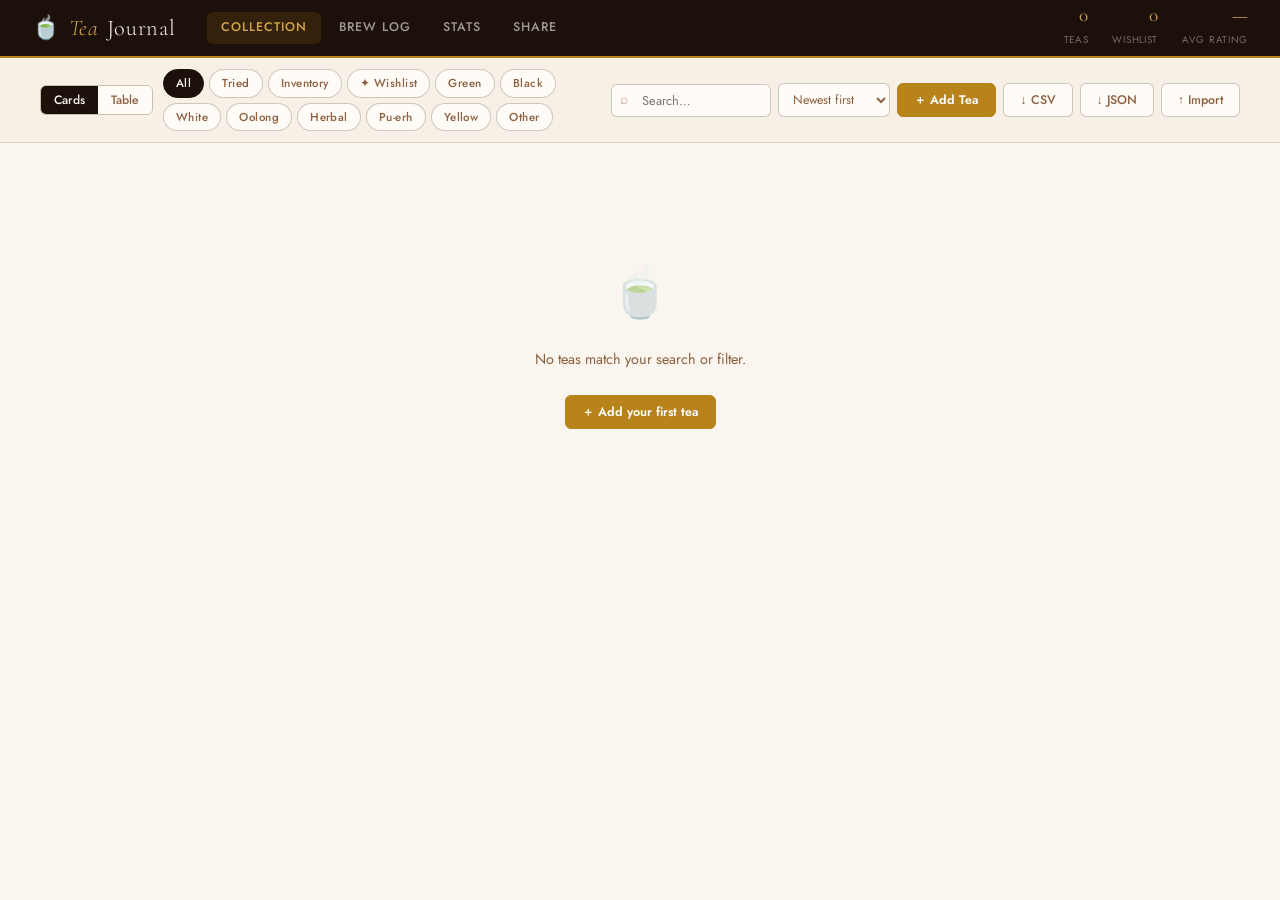
<file: index.html>
<!DOCTYPE html>
<html lang="en">
<head>
  <meta charset="UTF-8">
  <meta name="viewport" content="width=device-width, initial-scale=1.0">
  <title>Tea Journal — Collection</title>
  <link rel="stylesheet" href="css/styles.css">
  <style>
    .view-toggle { display: flex; border: 1px solid var(--border-d); border-radius: var(--r-sm); overflow: hidden; }
    .view-btn { padding: 5px 13px; font-size: 0.76rem; font-family: var(--font-body); font-weight: 500; background: var(--surface); border: none; cursor: pointer; color: var(--ink-soft); transition: all 0.15s; }
    .view-btn.active { background: var(--ink); color: var(--cream); }

    /* Add panel */
    .add-panel {
      background: var(--surface);
      border: 1px solid var(--border);
      border-radius: var(--r-lg);
      padding: 1.75rem;
      margin-bottom: 1.75rem;
      box-shadow: var(--shadow);
      display: none;
    }
    .add-panel.open { display: block; animation: panel-in 0.2s ease; }
    @keyframes panel-in { from { opacity: 0; transform: translateY(-8px); } to { opacity: 1; transform: none; } }
    .panel-header { display: flex; align-items: center; justify-content: space-between; margin-bottom: 1.5rem; }
    .panel-header h2 { font-family: var(--font-display); font-size: 1.6rem; font-weight: 400; }
    .panel-hint { font-size: 0.75rem; color: var(--ink-faint); font-style: italic; }
    .panel-footer { display: flex; align-items: center; justify-content: space-between; margin-top: 1.25rem; flex-wrap: wrap; gap: 10px; }
    .panel-footer-right { display: flex; gap: 8px; }

    /* Brew log inside modal */
    .brew-form-section { background: var(--cream-d); border-radius: var(--r-md); padding: 1.1rem; margin-top: 1rem; }
    .brew-form-section h4 { font-size: 0.75rem; font-weight: 600; text-transform: uppercase; letter-spacing: 0.08em; color: var(--ink-soft); margin-bottom: 10px; }
  </style>
</head>
<body>

<!-- MAIN CONTENT (nav injected by JS) -->
<div class="page">

  <!-- Toolbar -->
  <div class="toolbar">
    <div class="view-toggle">
      <button class="view-btn active" id="btn-cards" onclick="setView('cards')">Cards</button>
      <button class="view-btn" id="btn-table" onclick="setView('table')">Table</button>
    </div>
    <div class="filter-chips" id="filter-chips">
      <span class="chip active" data-filter="all">All</span>
      <span class="chip sage" data-filter="tried">Tried</span>
      <span class="chip" data-filter="inventory">Inventory</span>
      <span class="chip wish" data-filter="wishlist">✦ Wishlist</span>
      <span class="chip" data-filter="Green">Green</span>
      <span class="chip" data-filter="Black">Black</span>
      <span class="chip" data-filter="White">White</span>
      <span class="chip" data-filter="Oolong">Oolong</span>
      <span class="chip" data-filter="Herbal">Herbal</span>
      <span class="chip" data-filter="Pu-erh">Pu-erh</span>
      <span class="chip" data-filter="Yellow">Yellow</span>
      <span class="chip" data-filter="Other">Other</span>
    </div>
    <div class="toolbar-right">
      <div class="search-box">
        <span class="icon">⌕</span>
        <input type="text" id="search-input" placeholder="Search…" oninput="render()">
      </div>
      <select class="sort-select" id="sort-select" onchange="render()">
        <option value="added-desc">Newest first</option>
        <option value="added-asc">Oldest first</option>
        <option value="name-asc">Name A–Z</option>
        <option value="rating-desc">Highest rated</option>
        <option value="qty-asc">Low stock</option>
      </select>
      <button class="btn btn-gold" onclick="toggleAddPanel()">＋ Add Tea</button>
      <button class="btn" onclick="UI.exportCSV()">↓ CSV</button>
      <button class="btn" onclick="UI.exportJSON()">↓ JSON</button>
      <button class="btn" onclick="openImport()">↑ Import</button>
    </div>
  </div>

  <div class="page-body">

    <!-- Add / Edit Panel -->
    <div class="add-panel" id="add-panel">
      <div class="panel-header">
        <h2 id="panel-title">Add a Tea</h2>
        <span class="panel-hint">✦ Enter name &amp; type, then let AI fill in brew details</span>
      </div>

      <div class="form-section">
        <h4>Basic Info</h4>
        <div class="form-grid form-grid-auto">
          <div class="field">
            <label>Tea Name *</label>
            <input id="f-name" placeholder="e.g. Silver Needle">
          </div>
          <div class="field">
            <label>Type</label>
            <select id="f-type">
              <option>Green</option><option>Black</option><option>White</option>
              <option>Oolong</option><option>Pu-erh</option><option>Herbal</option>
              <option>Yellow</option><option>Other</option>
            </select>
          </div>
          <div class="field">
            <label>Origin / Region</label>
            <input id="f-origin" placeholder="Fujian, China">
          </div>
          <div class="field">
            <label>Status</label>
            <select id="f-status">
              <option value="inventory">In inventory (not tried yet)</option>
              <option value="tried">Tried it</option>
              <option value="wishlist">Wishlist — want to try</option>
            </select>
          </div>
        </div>
      </div>

      <div class="form-section">
        <h4>Inventory</h4>
        <div class="form-grid form-grid-auto">
          <div class="field">
            <label>Quantity</label>
            <input id="f-qty" type="number" placeholder="50">
          </div>
          <div class="field">
            <label>Unit</label>
            <select id="f-unit">
              <option>g</option><option>oz</option><option>bags</option><option>sachets</option><option>cakes</option>
            </select>
          </div>
          <div class="field">
            <label>Where Bought</label>
            <input id="f-where" placeholder="Harney &amp; Sons">
          </div>
          <div class="field">
            <label>Product URL</label>
            <input id="f-url" type="url" placeholder="https://…">
          </div>
          <div class="field">
            <label>Price Paid ($)</label>
            <input id="f-price" type="number" step="0.01" placeholder="12.00">
          </div>
        </div>
      </div>

      <div class="form-section">
        <h4>Brew</h4>
        <div class="form-grid form-grid-auto">
          <div class="field">
            <label>Brew Temp (°F)</label>
            <input id="f-temp" type="number" placeholder="175">
          </div>
          <div class="field">
            <label>Steep Time</label>
            <input id="f-steep" placeholder="3 min">
          </div>
        </div>
      </div>

      <div class="form-section">
        <h4>Tasting</h4>
        <div class="form-grid form-grid-2">
          <div class="field">
            <label>Tasting Notes</label>
            <textarea id="f-notes" placeholder="Floral, honey, smooth finish…"></textarea>
          </div>
          <div>
            <div class="field" style="margin-bottom: 12px;">
              <label>Rating</label>
              <div id="f-stars-wrap"></div>
              <p style="font-size:0.68rem;color:var(--ink-faint);margin-top:4px;">Leave blank for inventory or wishlist</p>
            </div>
            <div class="field">
              <label>Photo</label>
              <div id="f-photo-wrap"></div>
            </div>
          </div>
        </div>
      </div>

      <div class="form-section">
        <h4>Tags</h4>
        <div id="f-tags-wrap"></div>
        <p style="font-size:0.68rem;color:var(--ink-faint);margin-top:5px;">e.g. morning, caffeine-free, gift — press Enter to add</p>
      </div>

      <div class="panel-footer">
        <div class="panel-footer-right">
          <button class="btn" onclick="cancelForm()">Cancel</button>
          <button class="btn btn-gold" id="form-submit" onclick="submitForm()">Add to Journal</button>
        </div>
      </div>
    </div>

    <!-- CARD VIEW -->
    <div id="view-cards">
      <div class="card-grid" id="card-grid"></div>
    </div>

    <!-- TABLE VIEW -->
    <div id="view-table" style="display:none;">
      <div class="table-wrap">
        <table>
          <thead>
            <tr>
              <th onclick="sortBy('name')">Name</th>
              <th>Type</th>
              <th>Origin</th>
              <th>Status</th>
              <th onclick="sortBy('qty')">Qty</th>
              <th onclick="sortBy('rating')">Rating</th>
              <th>Temp</th>
              <th>Steep</th>
              <th>Notes</th>
              <th>Tags</th>
              <th>Source</th>
              <th onclick="sortBy('price')">Price</th>
              <th onclick="sortBy('added')">Added</th>
              <th></th>
            </tr>
          </thead>
          <tbody id="tbl-body"></tbody>
        </table>
      </div>
    </div>

  </div>
</div>

<!-- BREW LOG MODAL -->
<div class="overlay" id="brew-overlay">
  <div class="modal wide">
    <button class="modal-close" onclick="UI.closeModal('brew-overlay')">✕</button>
    <h3 id="brew-modal-title">Brew Log</h3>
    <div class="brew-entries" id="brew-entries-list"></div>
    <div class="brew-form-section">
      <h4>Log a session</h4>
      <div class="form-grid form-grid-3" style="margin-bottom:10px;">
        <div class="field"><label>Date</label><input type="date" id="bl-date"></div>
        <div class="field"><label>Temp (°F)</label><input type="number" id="bl-temp"></div>
        <div class="field"><label>Steep Time</label><input id="bl-steep"></div>
      </div>
      <div class="field" style="margin-bottom:10px;">
        <label>Session Notes</label>
        <textarea id="bl-notes" style="min-height:54px;" placeholder="How was it this time?"></textarea>
      </div>
      <div class="field" style="margin-bottom:12px;">
        <label>Session Rating</label>
        <div id="bl-stars-wrap"></div>
      </div>
      <button class="btn btn-sage" onclick="submitBrewEntry()">Log Session</button>
    </div>
    <div class="modal-actions">
      <button class="btn" onclick="UI.closeModal('brew-overlay')">Close</button>
    </div>
  </div>
</div>

<!-- EDIT MODAL -->
<div class="overlay" id="edit-overlay">
  <div class="modal wide">
    <button class="modal-close" onclick="UI.closeModal('edit-overlay')">✕</button>
    <h3>Edit Tea</h3>
    <div class="form-grid form-grid-2" style="margin-bottom:12px;">
      <div class="field"><label>Name</label><input id="e-name"></div>
      <div class="field"><label>Type</label>
        <select id="e-type"><option>Green</option><option>Black</option><option>White</option><option>Oolong</option><option>Pu-erh</option><option>Herbal</option><option>Yellow</option><option>Other</option></select>
      </div>
      <div class="field"><label>Origin</label><input id="e-origin"></div>
      <div class="field"><label>Status</label>
        <select id="e-status"><option value="inventory">Inventory</option><option value="tried">Tried</option><option value="wishlist">Wishlist</option></select>
      </div>
      <div class="field"><label>Qty</label><input type="number" id="e-qty"></div>
      <div class="field"><label>Unit</label><select id="e-unit"><option>g</option><option>oz</option><option>bags</option><option>sachets</option><option>cakes</option></select></div>
      <div class="field"><label>Brew Temp (°F)</label><input type="number" id="e-temp"></div>
      <div class="field"><label>Steep Time</label><input id="e-steep"></div>
      <div class="field"><label>Where Bought</label><input id="e-where"></div>
      <div class="field"><label>Product URL</label><input type="url" id="e-url"></div>
      <div class="field"><label>Price ($)</label><input type="number" step="0.01" id="e-price"></div>
      <div class="field"><label>Rating</label><div id="e-stars-wrap"></div></div>
    </div>
    <div class="field" style="margin-bottom:12px;"><label>Tasting Notes</label><textarea id="e-notes"></textarea></div>
    <div class="field" style="margin-bottom:16px;"><label>Tags</label><div id="e-tags-wrap"></div></div>
    <div class="modal-actions">
      <button class="btn" onclick="UI.closeModal('edit-overlay')">Cancel</button>
      <button class="btn btn-gold" onclick="saveEdit()">Save Changes</button>
    </div>
  </div>
</div>

<!-- IMPORT MODAL -->
<div class="overlay" id="import-overlay">
  <div class="modal narrow">
    <button class="modal-close" onclick="UI.closeModal('import-overlay')">✕</button>
    <h3>Import Backup</h3>
    <p style="font-size:0.85rem;color:var(--ink-soft);margin-bottom:1rem;">Select a JSON backup file. Teas will be merged — existing entries won't be duplicated.</p>
    <input type="file" id="import-file" accept=".json" style="display:none" onchange="handleImport(this)">
    <div class="modal-actions">
      <button class="btn btn-gold" onclick="document.getElementById('import-file').click()">Choose File</button>
      <button class="btn" onclick="UI.closeModal('import-overlay')">Cancel</button>
    </div>
  </div>
</div>

<script src="js/store.js"></script>
<script src="js/ui.js"></script>
<script src="js/layout.js"></script>
<script>
Layout.init();

// ── STATE ────────────────────────────────────────────────────────────────────
let currentView   = 'cards';
let currentFilter = 'all';
let editingId     = null;
let brewTeaId     = null;
let formStars, brewStars, editStars, formTags, editTags, formPhoto;

// ── INIT COMPONENTS ──────────────────────────────────────────────────────────
window.addEventListener('DOMContentLoaded', () => {
  formStars = UI.starsInput('f-stars-wrap');
  brewStars = UI.starsInput('bl-stars-wrap');
  editStars = UI.starsInput('e-stars-wrap');
  formTags  = UI.tagInput('f-tags-wrap');
  formPhoto = UI.photoUpload('f-photo-wrap');
  render();

  // Filter chips
  document.getElementById('filter-chips').addEventListener('click', e => {
    const chip = e.target.closest('.chip');
    if (!chip) return;
    currentFilter = chip.dataset.filter;
    document.querySelectorAll('.chip').forEach(c => c.classList.remove('active'));
    chip.classList.add('active');
    render();
  });
});

// ── VIEW ─────────────────────────────────────────────────────────────────────
function setView(v) {
  currentView = v;
  document.getElementById('view-cards').style.display = v === 'cards' ? '' : 'none';
  document.getElementById('view-table').style.display = v === 'table' ? '' : 'none';
  document.getElementById('btn-cards').classList.toggle('active', v === 'cards');
  document.getElementById('btn-table').classList.toggle('active', v === 'table');
  render();
}

function sortBy(key) {
  const sel = document.getElementById('sort-select');
  const cur = sel.value;
  const isAsc = cur === key + '-asc';
  sel.value = isAsc ? key + '-desc' : key + '-asc';
  render();
}

// ── DATA FILTERING ────────────────────────────────────────────────────────────
function getVisible() {
  const q    = document.getElementById('search-input').value.trim().toLowerCase();
  const sort = document.getElementById('sort-select').value;
  const STATUSES = ['tried', 'inventory', 'wishlist'];
  const TYPES    = ['Green','Black','White','Oolong','Pu-erh','Herbal','Yellow','Other'];

  let list = Store.getAll();

  if (STATUSES.includes(currentFilter)) list = list.filter(t => t.status === currentFilter);
  else if (TYPES.includes(currentFilter)) list = list.filter(t => t.type === currentFilter);

  if (q) list = list.filter(t =>
    [t.name, t.origin, t.type, t.notes, t.where, ...(t.tags || [])].join(' ').toLowerCase().includes(q)
  );

  list.sort((a, b) => {
    if (sort === 'name-asc')    return a.name.localeCompare(b.name);
    if (sort === 'rating-desc') return (b.rating || 0) - (a.rating || 0);
    if (sort === 'qty-asc')     return (a.qty === '' ? 9999 : +a.qty) - (b.qty === '' ? 9999 : +b.qty);
    if (sort === 'added-asc')   return (a.added || '').localeCompare(b.added || '');
    return (b.added || '').localeCompare(a.added || ''); // newest first
  });

  return list;
}

// ── RENDER ────────────────────────────────────────────────────────────────────
function render() {
  const list = getVisible();
  currentView === 'cards' ? renderCards(list) : renderTable(list);
}

function sourceLink(t) {
  if (t.url) return `<a class="card-link" href="${Utils.esc(t.url)}" target="_blank" rel="noopener">↗ ${Utils.esc(t.where || 'Product page')}</a>`;
  if (t.where) return `<a class="card-link search-link" href="${Utils.searchLink(t)}" target="_blank" rel="noopener">🔍 Search "${Utils.esc(t.where)}"</a>`;
  return '';
}

function renderCards(list) {
  const grid = document.getElementById('card-grid');
  if (!list.length) {
    grid.innerHTML = `<div class="empty-state" style="grid-column:1/-1;"><div class="empty-icon">🍵</div><p>No teas match your search or filter.</p><button class="btn btn-gold" onclick="toggleAddPanel()">＋ Add your first tea</button></div>`;
    return;
  }
  grid.innerHTML = list.map(t => {
    const reorder = t.status === 'tried' && t.qty !== '' && Number(t.qty) < 30;
    const brewCount = (t.brews || []).length;
    const tagsHtml = (t.tags || []).length
      ? `<div class="card-tags tags-list">${t.tags.map(tag => `<span class="tag">${Utils.esc(tag)}</span>`).join('')}</div>`
      : '';
    return `
    <div class="tea-card ${t.status === 'wishlist' ? 'card-wishlist' : ''}">
      ${t.photo ? `<img class="card-photo" src="${t.photo}" alt="${Utils.esc(t.name)}">` : ''}
      <div class="card-body">
        <div class="card-top">
          <div class="card-badges">
            <span class="badge ${Utils.badgeClass(t.type)}">${t.type}</span>
            <span class="status-badge ${Utils.statusClass(t.status)}">${Utils.statusLabel(t.status)}</span>
          </div>
          <div class="card-menu">
            <button class="card-menu-btn" onclick="openEdit(${t.id})" title="Edit">✎</button>
            <button class="card-menu-btn" onclick="openBrew(${t.id})" title="Brew log">☕</button>
            <button class="card-menu-btn danger" onclick="deleteTea(${t.id})" title="Delete">✕</button>
          </div>
        </div>
        <div class="card-name">${Utils.esc(t.name)}</div>
        <div class="card-origin">${Utils.esc(t.origin)}${t.temp ? ' · ' + t.temp + '°F' : ''}${t.steep ? ' · ' + t.steep : ''}</div>
        ${t.rating ? `<div class="card-stars">${Utils.starsHtml(t.rating)}</div>` : ''}
        ${t.notes ? `<div class="card-notes">${Utils.esc(t.notes)}</div>` : ''}
        <div class="card-footer">
          ${tagsHtml}
          ${t.qty !== '' ? `<div class="card-meta">📦 ${t.qty} ${t.unit}${t.price ? ' · $' + Number(t.price).toFixed(2) : ''}</div>` : ''}
          ${sourceLink(t)}
          ${reorder ? `<div class="reorder-warning">⚑ Low stock — consider reordering</div>` : ''}
          ${brewCount ? `<div class="brew-session-count">☕ ${brewCount} brew session${brewCount > 1 ? 's' : ''}</div>` : ''}
          <button class="brew-log-trigger" onclick="openBrew(${t.id})">+ Log brew</button>
        </div>
      </div>
    </div>`;
  }).join('');
}

function renderTable(list) {
  const tbody = document.getElementById('tbl-body');
  if (!list.length) {
    tbody.innerHTML = `<tr><td colspan="14" style="text-align:center;padding:3rem;color:var(--ink-soft);font-style:italic;">No teas match your filter.</td></tr>`;
    return;
  }
  tbody.innerHTML = list.map(t => {
    const src = t.url
      ? `<a href="${Utils.esc(t.url)}" target="_blank" style="color:var(--gold);font-size:0.76rem;">↗ ${Utils.esc(t.where || 'Link')}</a>`
      : t.where
        ? `<a href="${Utils.searchLink(t)}" target="_blank" style="color:var(--ink-faint);font-size:0.76rem;">🔍 ${Utils.esc(t.where)}</a>`
        : '—';
    const tagsHtml = (t.tags || []).map(tag => `<span class="tag">${Utils.esc(tag)}</span>`).join('');
    return `
    <tr class="row-${t.status}">
      <td><strong>${Utils.esc(t.name)}</strong></td>
      <td><span class="badge ${Utils.badgeClass(t.type)}">${t.type}</span></td>
      <td>${Utils.esc(t.origin)}</td>
      <td><span class="status-badge ${Utils.statusClass(t.status)}">${Utils.statusLabel(t.status)}</span></td>
      <td>${t.qty !== '' ? t.qty + ' ' + t.unit : '—'}</td>
      <td>${t.rating ? Utils.starsHtml(t.rating) : '—'}</td>
      <td>${t.temp ? t.temp + '°F' : '—'}</td>
      <td>${t.steep || '—'}</td>
      <td class="td-notes">${Utils.esc(t.notes) || '—'}</td>
      <td><div class="tags-list">${tagsHtml || '—'}</div></td>
      <td>${src}</td>
      <td>${t.price !== '' ? '$' + Number(t.price).toFixed(2) : '—'}</td>
      <td>${Utils.formatDate(t.added)}</td>
      <td style="white-space:nowrap;">
        <button class="tbl-btn" onclick="openEdit(${t.id})" title="Edit">✎</button>
        <button class="tbl-btn" onclick="openBrew(${t.id})" title="Brew log">☕</button>
        <button class="tbl-btn danger" onclick="deleteTea(${t.id})" title="Delete">✕</button>
      </td>
    </tr>`;
  }).join('');
}

// ── ADD / EDIT FORM ───────────────────────────────────────────────────────────
function toggleAddPanel() {
  const panel = document.getElementById('add-panel');
  if (panel.classList.contains('open')) cancelForm();
  else {
    editingId = null;
    document.getElementById('panel-title').textContent = 'Add a Tea';
    document.getElementById('form-submit').textContent = 'Add to Journal';
    panel.classList.add('open');
    panel.scrollIntoView({ behavior: 'smooth', block: 'start' });
  }
}

function cancelForm() {
  document.getElementById('add-panel').classList.remove('open');
  resetForm();
  editingId = null;
}

function resetForm() {
  ['f-name','f-origin','f-qty','f-temp','f-steep','f-notes','f-where','f-url','f-price'].forEach(id => {
    const el = document.getElementById(id); if (el) el.value = '';
  });
  document.getElementById('f-type').value = 'Green';
  document.getElementById('f-status').value = 'inventory';
  document.getElementById('f-unit').value = 'g';
  formStars?.setValue(0);
  formTags?.setTags([]);
  formPhoto?.setData('');
}

function submitForm() {
  const name = document.getElementById('f-name').value.trim();
  if (!name) { document.getElementById('f-name').focus(); UI.toast('Tea name is required', 'error'); return; }

  const tea = {
    name,
    type:   document.getElementById('f-type').value,
    origin: document.getElementById('f-origin').value.trim() || '—',
    status: document.getElementById('f-status').value,
    qty:    parseFloat(document.getElementById('f-qty').value) || '',
    unit:   document.getElementById('f-unit').value,
    temp:   document.getElementById('f-temp').value.trim(),
    steep:  document.getElementById('f-steep').value.trim(),
    notes:  document.getElementById('f-notes').value.trim(),
    where:  document.getElementById('f-where').value.trim(),
    url:    document.getElementById('f-url').value.trim(),
    price:  parseFloat(document.getElementById('f-price').value) || '',
    rating: formStars?.getValue() || 0,
    tags:   formTags?.getTags() || [],
    photo:  formPhoto?.getData() || '',
  };

  if (editingId) {
    Store.update(editingId, tea);
    UI.toast(`"${name}" updated ✓`, 'success');
  } else {
    Store.add(tea);
    UI.toast(`"${name}" added to journal ✓`, 'success');
  }

  cancelForm();
  render();
}


// ── EDIT MODAL ────────────────────────────────────────────────────────────────
function openEdit(id) {
  const t = Store.getById(id);
  if (!t) return;
  editingId = id;

  const sv = (eid, val) => { const el = document.getElementById(eid); if (el) el.value = val || ''; };
  sv('e-name', t.name);
  sv('e-origin', t.origin === '—' ? '' : t.origin);
  document.getElementById('e-type').value   = t.type;
  document.getElementById('e-status').value = t.status;
  sv('e-qty', t.qty); 
  document.getElementById('e-unit').value = t.unit || 'g';
  sv('e-temp', t.temp); sv('e-steep', t.steep);
  sv('e-where', t.where); sv('e-url', t.url);
  sv('e-price', t.price); sv('e-notes', t.notes);

  // Reinit components each time
  editStars = UI.starsInput('e-stars-wrap', t.rating || 0);
  editTags  = UI.tagInput('e-tags-wrap', t.tags || []);

  UI.openModal('edit-overlay');
}

function saveEdit() {
  const t = Store.getById(editingId);
  if (!t) return;
  const gv = id => (document.getElementById(id)?.value || '');
  Store.update(editingId, {
    name:   gv('e-name').trim() || t.name,
    type:   gv('e-type'),
    origin: gv('e-origin').trim() || '—',
    status: gv('e-status'),
    qty:    parseFloat(gv('e-qty')) || '',
    unit:   gv('e-unit'),
    temp:   gv('e-temp').trim(),
    steep:  gv('e-steep').trim(),
    where:  gv('e-where').trim(),
    url:    gv('e-url').trim(),
    price:  parseFloat(gv('e-price')) || '',
    notes:  gv('e-notes').trim(),
    rating: editStars?.getValue() || 0,
    tags:   editTags?.getTags() || [],
  });
  UI.toast('Changes saved ✓', 'success');
  UI.closeModal('edit-overlay');
  editingId = null;
  render();
}

function deleteTea(id) {
  const t = Store.getById(id);
  if (!t) return;
  if (!confirm(`Remove "${t.name}" from your journal?`)) return;
  Store.remove(id);
  UI.toast(`"${t.name}" removed`);
  render();
}

// ── BREW LOG ──────────────────────────────────────────────────────────────────
function openBrew(id) {
  brewTeaId = id;
  const t = Store.getById(id);
  document.getElementById('brew-modal-title').textContent = `Brew Log — ${t.name}`;
  document.getElementById('bl-date').value  = new Date().toISOString().slice(0, 10);
  document.getElementById('bl-temp').value  = t.temp || '';
  document.getElementById('bl-steep').value = t.steep || '';
  document.getElementById('bl-notes').value = '';
  brewStars = UI.starsInput('bl-stars-wrap', 0);
  renderBrewEntries(t);
  UI.openModal('brew-overlay');
}

function renderBrewEntries(t) {
  const container = document.getElementById('brew-entries-list');
  const brews = (t.brews || []).slice().reverse();
  if (!brews.length) {
    container.innerHTML = '<p style="font-size:0.82rem;color:var(--ink-faint);font-style:italic;">No sessions logged yet.</p>';
    return;
  }
  container.innerHTML = brews.map((b, ri) => {
    const realIdx = t.brews.length - 1 - ri;
    return `
    <div class="brew-entry">
      <div class="brew-entry-header">
        <span class="brew-date">${Utils.formatDate(b.date)}</span>
        <button class="brew-delete" onclick="deleteBrewEntry(${b.id})">✕</button>
      </div>
      <div class="brew-meta">${b.temp ? b.temp + '°F' : ''} ${b.steep ? '· ' + b.steep : ''}</div>
      ${b.rating ? `<div>${Utils.starsHtml(b.rating)}</div>` : ''}
      ${b.notes ? `<div class="brew-notes-text">${Utils.esc(b.notes)}</div>` : ''}
    </div>`;
  }).join('');
}

function submitBrewEntry() {
  const t = Store.getById(brewTeaId);
  if (!t) return;
  Store.addBrew(brewTeaId, {
    date:   document.getElementById('bl-date').value || new Date().toISOString().slice(0, 10),
    temp:   document.getElementById('bl-temp').value,
    steep:  document.getElementById('bl-steep').value,
    notes:  document.getElementById('bl-notes').value.trim(),
    rating: brewStars?.getValue() || 0,
  });
  document.getElementById('bl-notes').value = '';
  brewStars = UI.starsInput('bl-stars-wrap', 0);
  const updated = Store.getById(brewTeaId);
  renderBrewEntries(updated);
  UI.toast('Session logged ✓', 'success');
  render();
}

function deleteBrewEntry(brewId) {
  Store.removeBrew(brewTeaId, brewId);
  const updated = Store.getById(brewTeaId);
  renderBrewEntries(updated);
  render();
}

// ── IMPORT ────────────────────────────────────────────────────────────────────
function openImport() { UI.openModal('import-overlay'); }

function handleImport(input) {
  const file = input.files[0]; if (!file) return;
  const reader = new FileReader();
  reader.onload = e => {
    try {
      const data = JSON.parse(e.target.result);
      if (!Array.isArray(data)) throw new Error();
      if (confirm(`Import ${data.length} teas? Existing entries won't be duplicated.`)) {
        Store.importData(data);
        UI.toast(`${data.length} teas imported ✓`, 'success');
        UI.closeModal('import-overlay');
        render();
      }
    } catch { UI.toast('Invalid backup file', 'error'); }
  };
  reader.readAsText(file);
}
</script>
</body>
</html>
</file>
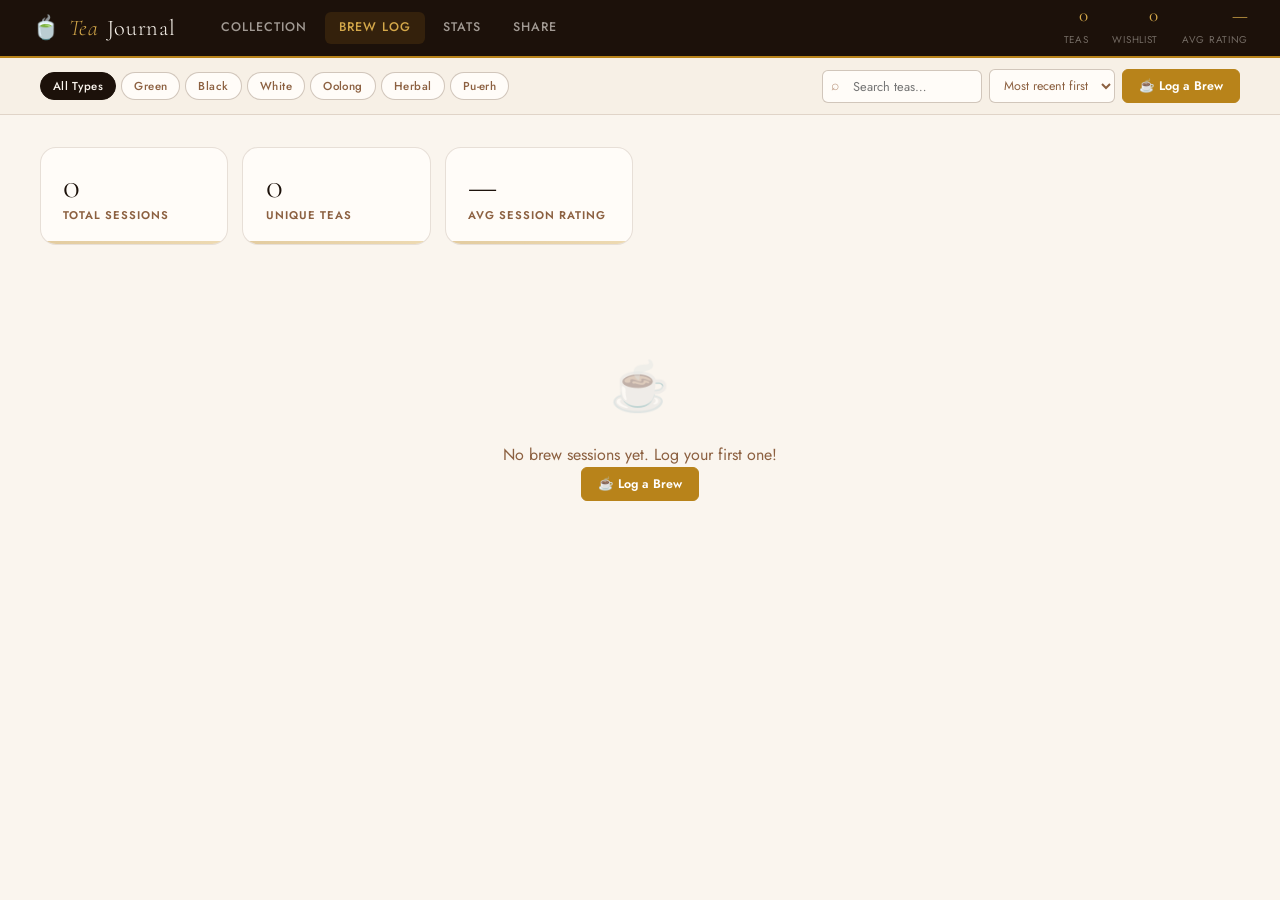
<file: brew-log.html>
<!DOCTYPE html>
<html lang="en">
<head>
  <meta charset="UTF-8">
  <meta name="viewport" content="width=device-width, initial-scale=1.0">
  <title>Tea Journal — Brew Log</title>
  <link rel="stylesheet" href="css/styles.css">
  <style>
    .brew-timeline { display: flex; flex-direction: column; gap: 12px; }
    .brew-group-date {
      font-size: 0.72rem;
      font-weight: 700;
      text-transform: uppercase;
      letter-spacing: 0.1em;
      color: var(--ink-faint);
      padding: 8px 0 4px;
      border-bottom: 1px solid var(--border);
      margin-top: 8px;
    }
    .brew-row {
      display: grid;
      grid-template-columns: 180px 80px 80px 80px 1fr auto;
      align-items: center;
      gap: 1rem;
      background: var(--surface);
      border: 1px solid var(--border);
      border-radius: var(--r-md);
      padding: 0.9rem 1.2rem;
      transition: box-shadow 0.15s;
    }
    .brew-row:hover { box-shadow: var(--shadow); }
    .brew-tea-name {
      font-family: var(--font-display);
      font-size: 0.95rem;
      font-weight: 600;
      color: var(--ink);
    }
    .brew-tea-type { font-size: 0.7rem; color: var(--ink-faint); margin-top: 2px; }
    .brew-cell-label { font-size: 0.62rem; text-transform: uppercase; letter-spacing: 0.07em; color: var(--ink-faint); margin-bottom: 2px; }
    .brew-cell-val { font-size: 0.85rem; color: var(--ink-mid); }
    .brew-session-notes { font-size: 0.8rem; color: var(--ink-soft); font-style: italic; }
    .brew-del-btn { background: none; border: none; cursor: pointer; color: var(--cream-ddd); font-size: 0.82rem; padding: 4px 6px; border-radius: 4px; }
    .brew-del-btn:hover { color: var(--red); background: var(--red-l); }

    .log-empty { text-align: center; padding: 5rem 2rem; color: var(--ink-soft); }
    .log-empty .empty-icon { font-size: 3rem; margin-bottom: 1rem; opacity: 0.4; }

    /* Quick add */
    .quick-add {
      background: var(--surface);
      border: 1px solid var(--border);
      border-radius: var(--r-lg);
      padding: 1.5rem;
      margin-bottom: 1.75rem;
      box-shadow: var(--shadow);
      display: none;
    }
    .quick-add.open { display: block; animation: panel-in 0.2s ease; }
    @keyframes panel-in { from { opacity: 0; transform: translateY(-8px); } to { opacity: 1; transform: none; } }
    .quick-add h3 { font-family: var(--font-display); font-size: 1.3rem; font-weight: 400; margin-bottom: 1.2rem; }
    .tea-picker {
      display: grid;
      grid-template-columns: repeat(auto-fill, minmax(150px, 1fr));
      gap: 8px;
      margin-bottom: 1.2rem;
      max-height: 180px;
      overflow-y: auto;
      border: 1px solid var(--border);
      border-radius: var(--r-md);
      padding: 10px;
    }
    .tea-picker-item {
      padding: 7px 10px;
      border: 1px solid var(--border);
      border-radius: var(--r-sm);
      cursor: pointer;
      font-size: 0.8rem;
      color: var(--ink-mid);
      transition: all 0.15s;
      background: var(--cream);
    }
    .tea-picker-item:hover { border-color: var(--gold); color: var(--ink); }
    .tea-picker-item.selected { background: var(--ink); color: var(--cream); border-color: var(--ink); }
    .tea-picker-item .tp-type { font-size: 0.65rem; color: var(--ink-faint); margin-top: 1px; }
    .tea-picker-item.selected .tp-type { color: rgba(250,245,238,0.55); }
  </style>
</head>
<body>

<div class="page">

  <div class="toolbar">
    <div class="filter-chips" id="filter-chips">
      <span class="chip active" data-filter="all">All Types</span>
      <span class="chip" data-filter="Green">Green</span>
      <span class="chip" data-filter="Black">Black</span>
      <span class="chip" data-filter="White">White</span>
      <span class="chip" data-filter="Oolong">Oolong</span>
      <span class="chip" data-filter="Herbal">Herbal</span>
      <span class="chip" data-filter="Pu-erh">Pu-erh</span>
    </div>
    <div class="toolbar-right">
      <div class="search-box">
        <span class="icon">⌕</span>
        <input type="text" id="search-input" placeholder="Search teas…" oninput="render()">
      </div>
      <select class="sort-select" id="sort-select" onchange="render()">
        <option value="date-desc">Most recent first</option>
        <option value="date-asc">Oldest first</option>
        <option value="rating-desc">Highest rated</option>
        <option value="tea-asc">Tea name A–Z</option>
      </select>
      <button class="btn btn-gold" onclick="toggleQuickAdd()">☕ Log a Brew</button>
    </div>
  </div>

  <div class="page-body">

    <!-- Quick add panel -->
    <div class="quick-add" id="quick-add">
      <h3>Log a Brew Session</h3>
      <p style="font-size:0.82rem;color:var(--ink-soft);margin-bottom:12px;">Pick a tea:</p>
      <div class="tea-picker" id="tea-picker"></div>
      <div class="form-grid form-grid-3" style="margin-bottom:12px;">
        <div class="field"><label>Date</label><input type="date" id="qa-date"></div>
        <div class="field"><label>Temp (°F)</label><input type="number" id="qa-temp" placeholder="175"></div>
        <div class="field"><label>Steep Time</label><input id="qa-steep" placeholder="3 min"></div>
      </div>
      <div class="field" style="margin-bottom:12px;">
        <label>Notes</label>
        <textarea id="qa-notes" style="min-height:60px;" placeholder="How was it this time?"></textarea>
      </div>
      <div class="field" style="margin-bottom:16px;">
        <label>Rating</label>
        <div id="qa-stars-wrap"></div>
      </div>
      <div style="display:flex;gap:8px;justify-content:flex-end;">
        <button class="btn" onclick="toggleQuickAdd()">Cancel</button>
        <button class="btn btn-sage" onclick="submitQuickBrew()">Log Session</button>
      </div>
    </div>

    <!-- Stats row -->
    <div class="stat-grid" id="brew-stats" style="margin-bottom:1.5rem;"></div>

    <!-- Timeline -->
    <div class="brew-timeline" id="brew-timeline"></div>

  </div>
</div>

<script src="js/store.js"></script>
<script src="js/ui.js"></script>
<script src="js/layout.js"></script>
<script>
Layout.init();

let typeFilter = 'all';
let selectedTeaId = null;
let qaStars;

window.addEventListener('DOMContentLoaded', () => {
  qaStars = UI.starsInput('qa-stars-wrap', 0);
  document.getElementById('qa-date').value = new Date().toISOString().slice(0, 10);

  document.getElementById('filter-chips').addEventListener('click', e => {
    const chip = e.target.closest('.chip');
    if (!chip) return;
    typeFilter = chip.dataset.filter;
    document.querySelectorAll('.chip').forEach(c => c.classList.remove('active'));
    chip.classList.add('active');
    render();
  });

  render();
});

// ── QUICK ADD ─────────────────────────────────────────────────────────────────
function toggleQuickAdd() {
  const panel = document.getElementById('quick-add');
  panel.classList.toggle('open');
  if (panel.classList.contains('open')) {
    renderTeaPicker();
    panel.scrollIntoView({ behavior: 'smooth', block: 'start' });
  }
}

function renderTeaPicker() {
  const teas = Store.getAll().filter(t => t.status !== 'wishlist');
  const picker = document.getElementById('tea-picker');
  picker.innerHTML = teas.map(t => `
    <div class="tea-picker-item ${selectedTeaId === t.id ? 'selected' : ''}" onclick="selectTea(${t.id}, this, ${t.temp || ''}, '${(t.steep||'').replace(/'/g,"\\'")}')">
      <div>${Utils.esc(t.name)}</div>
      <div class="tp-type">${t.type}</div>
    </div>
  `).join('') || '<p style="color:var(--ink-faint);font-size:0.82rem;">No teas in inventory. Add some first.</p>';
}

function selectTea(id, el, temp, steep) {
  selectedTeaId = id;
  document.querySelectorAll('.tea-picker-item').forEach(el => el.classList.remove('selected'));
  el.classList.add('selected');
  if (temp && !document.getElementById('qa-temp').value) document.getElementById('qa-temp').value = temp;
  if (steep && !document.getElementById('qa-steep').value) document.getElementById('qa-steep').value = steep;
}

function submitQuickBrew() {
  if (!selectedTeaId) { UI.toast('Select a tea first', 'error'); return; }
  Store.addBrew(selectedTeaId, {
    date:   document.getElementById('qa-date').value || new Date().toISOString().slice(0, 10),
    temp:   document.getElementById('qa-temp').value,
    steep:  document.getElementById('qa-steep').value,
    notes:  document.getElementById('qa-notes').value.trim(),
    rating: qaStars?.getValue() || 0,
  });
  UI.toast('Session logged ✓', 'success');
  document.getElementById('quick-add').classList.remove('open');
  document.getElementById('qa-notes').value = '';
  qaStars = UI.starsInput('qa-stars-wrap', 0);
  selectedTeaId = null;
  render();
}

// ── RENDER ────────────────────────────────────────────────────────────────────
function render() {
  const q    = document.getElementById('search-input').value.trim().toLowerCase();
  const sort = document.getElementById('sort-select').value;

  // Gather all brew sessions with tea context
  const allBrews = [];
  Store.getAll().forEach(t => {
    (t.brews || []).forEach(b => {
      if (typeFilter !== 'all' && t.type !== typeFilter) return;
      if (q && !t.name.toLowerCase().includes(q) && !(b.notes||'').toLowerCase().includes(q)) return;
      allBrews.push({ brew: b, tea: t });
    });
  });

  // Sort
  allBrews.sort((a, b) => {
    if (sort === 'date-asc')    return (a.brew.date||'').localeCompare(b.brew.date||'');
    if (sort === 'rating-desc') return (b.brew.rating||0) - (a.brew.rating||0);
    if (sort === 'tea-asc')     return a.tea.name.localeCompare(b.tea.name);
    return (b.brew.date||'').localeCompare(a.brew.date||''); // newest
  });

  renderStats(allBrews);
  renderTimeline(allBrews);
}

function renderStats(brews) {
  const container = document.getElementById('brew-stats');
  const rated = brews.filter(b => b.brew.rating > 0);
  const avg = rated.length ? (rated.reduce((s, b) => s + b.brew.rating, 0) / rated.length).toFixed(1) : '—';
  const uniqueTeas = new Set(brews.map(b => b.tea.id)).size;
  container.innerHTML = [
    { n: brews.length, l: 'Total Sessions' },
    { n: uniqueTeas,   l: 'Unique Teas' },
    { n: avg,          l: 'Avg Session Rating' },
  ].map(s => `
    <div class="stat-card">
      <div class="stat-card-num">${s.n}</div>
      <div class="stat-card-label">${s.l}</div>
    </div>
  `).join('');
}

function renderTimeline(brews) {
  const container = document.getElementById('brew-timeline');
  if (!brews.length) {
    container.innerHTML = `
      <div class="log-empty">
        <div class="empty-icon">☕</div>
        <p>No brew sessions yet. Log your first one!</p>
        <button class="btn btn-gold" onclick="toggleQuickAdd()">☕ Log a Brew</button>
      </div>`;
    return;
  }

  // Group by date when sorting by date
  const sort = document.getElementById('sort-select').value;
  if (sort === 'date-desc' || sort === 'date-asc') {
    const groups = {};
    brews.forEach(item => {
      const d = item.brew.date || 'Unknown date';
      if (!groups[d]) groups[d] = [];
      groups[d].push(item);
    });
    const sortedDates = Object.keys(groups).sort((a,b) => sort === 'date-asc' ? a.localeCompare(b) : b.localeCompare(a));
    container.innerHTML = sortedDates.map(date => `
      <div class="brew-group-date">${Utils.formatDate(date)}</div>
      ${groups[date].map(item => brewRowHtml(item)).join('')}
    `).join('');
  } else {
    container.innerHTML = brews.map(item => brewRowHtml(item)).join('');
  }
}

function brewRowHtml({ brew, tea }) {
  return `
  <div class="brew-row">
    <div>
      <div class="brew-tea-name">${Utils.esc(tea.name)}</div>
      <div class="brew-tea-type"><span class="badge ${Utils.badgeClass(tea.type)}">${tea.type}</span></div>
    </div>
    <div>
      <div class="brew-cell-label">Temp</div>
      <div class="brew-cell-val">${brew.temp ? brew.temp + '°F' : '—'}</div>
    </div>
    <div>
      <div class="brew-cell-label">Steep</div>
      <div class="brew-cell-val">${brew.steep || '—'}</div>
    </div>
    <div>
      <div class="brew-cell-label">Rating</div>
      <div class="brew-cell-val">${brew.rating ? Utils.starsHtml(brew.rating) : '—'}</div>
    </div>
    <div class="brew-session-notes">${Utils.esc(brew.notes) || '<span style="color:var(--cream-ddd);">No notes</span>'}</div>
    <button class="brew-del-btn" onclick="deleteBrew(${tea.id}, ${brew.id})" title="Delete session">✕</button>
  </div>`;
}

function deleteBrew(teaId, brewId) {
  if (!confirm('Delete this brew session?')) return;
  Store.removeBrew(teaId, brewId);
  UI.toast('Session removed');
  render();
}
</script>
</body>
</html>
</file>
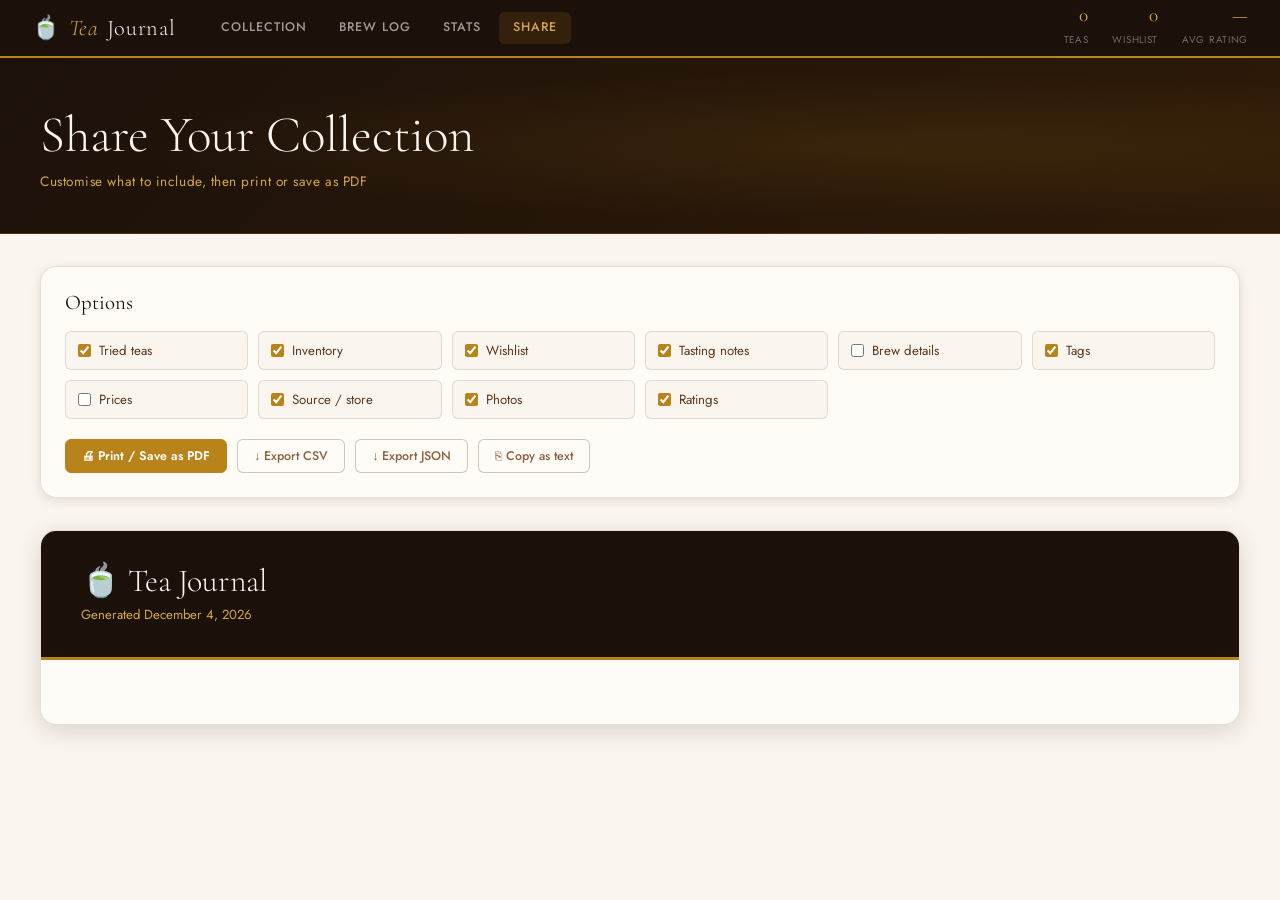
<file: share.html>
<!DOCTYPE html>
<html lang="en">
<head>
  <meta charset="UTF-8">
  <meta name="viewport" content="width=device-width, initial-scale=1.0">
  <title>Tea Journal — Share</title>
  <link rel="stylesheet" href="css/styles.css">
  <style>
    .share-controls {
      background: var(--surface);
      border: 1px solid var(--border);
      border-radius: var(--r-lg);
      padding: 1.5rem;
      margin-bottom: 2rem;
      box-shadow: var(--shadow);
    }
    .share-controls h3 { font-family: var(--font-display); font-size: 1.3rem; font-weight: 400; margin-bottom: 1rem; }
    .options-grid { display: grid; grid-template-columns: repeat(auto-fill, minmax(180px, 1fr)); gap: 10px; margin-bottom: 1.25rem; }
    .option-toggle {
      display: flex; align-items: center; gap: 8px;
      font-size: 0.83rem; cursor: pointer; color: var(--ink-mid);
      padding: 8px 12px;
      border: 1px solid var(--border);
      border-radius: var(--r-sm);
      background: var(--cream);
      transition: all 0.15s;
    }
    .option-toggle:hover { border-color: var(--gold); }
    .option-toggle input { accent-color: var(--gold); }
    .share-actions { display: flex; gap: 10px; flex-wrap: wrap; }

    /* Preview */
    .preview-wrapper {
      background: var(--surface);
      border: 1px solid var(--border);
      border-radius: var(--r-lg);
      overflow: hidden;
      box-shadow: var(--shadow-md);
    }
    .preview-header {
      background: var(--ink);
      padding: 2rem 2.5rem;
      border-bottom: 3px solid var(--gold);
    }
    .preview-header h1 { font-family: var(--font-display); font-size: 2rem; font-weight: 300; color: var(--cream); margin-bottom: 4px; }
    .preview-header p { font-size: 0.82rem; color: var(--gold-l); }
    .preview-body { padding: 2rem 2.5rem; }

    .share-section { margin-bottom: 2.5rem; }
    .share-section-title {
      font-family: var(--font-display);
      font-size: 1.1rem;
      font-weight: 400;
      color: var(--ink-mid);
      border-bottom: 1px solid var(--border);
      padding-bottom: 6px;
      margin-bottom: 1.25rem;
    }
    .share-card-grid { display: grid; grid-template-columns: repeat(auto-fill, minmax(185px, 1fr)); gap: 12px; }
    .share-tea-card {
      border: 1px solid var(--border);
      border-radius: var(--r-md);
      padding: 12px;
      background: #fff;
      break-inside: avoid;
    }
    .share-tea-card img { width: 100%; height: 70px; object-fit: cover; border-radius: var(--r-sm); margin-bottom: 8px; }
    .share-tea-name { font-family: var(--font-display); font-size: 0.95rem; font-weight: 600; color: var(--ink); margin-bottom: 2px; }
    .share-tea-sub { font-size: 0.72rem; color: var(--ink-faint); margin-bottom: 5px; }
    .share-tea-notes { font-size: 0.75rem; color: var(--ink-mid); font-style: italic; margin-top: 4px; }
    .share-tea-meta { font-size: 0.7rem; color: var(--ink-faint); margin-top: 4px; }
    .share-tea-link { font-size: 0.7rem; color: var(--gold); text-decoration: none; }
    .share-tea-link:hover { text-decoration: underline; }

    /* Print styles */
    @media print {
      .no-print, .toolbar, nav { display: none !important; }
      .preview-wrapper { box-shadow: none; border: none; }
      .preview-header { -webkit-print-color-adjust: exact; print-color-adjust: exact; }
      .share-tea-card { break-inside: avoid; border: 1px solid #ddd; }
      body { background: #fff; }
    }
  </style>
</head>
<body>

<div class="page">
  <div class="page-header no-print">
    <h1>Share Your Collection</h1>
    <p>Customise what to include, then print or save as PDF</p>
  </div>

  <div class="page-body">

    <!-- Controls -->
    <div class="share-controls no-print">
      <h3>Options</h3>
      <div class="options-grid">
        <label class="option-toggle"><input type="checkbox" id="opt-tried" checked onchange="renderPreview()"> Tried teas</label>
        <label class="option-toggle"><input type="checkbox" id="opt-inventory" checked onchange="renderPreview()"> Inventory</label>
        <label class="option-toggle"><input type="checkbox" id="opt-wishlist" checked onchange="renderPreview()"> Wishlist</label>
        <label class="option-toggle"><input type="checkbox" id="opt-notes" checked onchange="renderPreview()"> Tasting notes</label>
        <label class="option-toggle"><input type="checkbox" id="opt-brew" onchange="renderPreview()"> Brew details</label>
        <label class="option-toggle"><input type="checkbox" id="opt-tags" checked onchange="renderPreview()"> Tags</label>
        <label class="option-toggle"><input type="checkbox" id="opt-price" onchange="renderPreview()"> Prices</label>
        <label class="option-toggle"><input type="checkbox" id="opt-source" checked onchange="renderPreview()"> Source / store</label>
        <label class="option-toggle"><input type="checkbox" id="opt-photos" checked onchange="renderPreview()"> Photos</label>
        <label class="option-toggle"><input type="checkbox" id="opt-ratings" checked onchange="renderPreview()"> Ratings</label>
      </div>
      <div class="share-actions">
        <button class="btn btn-gold" onclick="window.print()">🖨 Print / Save as PDF</button>
        <button class="btn" onclick="UI.exportCSV()">↓ Export CSV</button>
        <button class="btn" onclick="UI.exportJSON()">↓ Export JSON</button>
        <button class="btn" onclick="copyShareText()">⎘ Copy as text</button>
      </div>
    </div>

    <!-- Live preview (also what prints) -->
    <div class="preview-wrapper" id="preview-wrapper">
      <div class="preview-header">
        <h1>🍵 Tea Journal</h1>
        <p id="preview-subtitle">Generated —</p>
      </div>
      <div class="preview-body" id="preview-body"></div>
    </div>

  </div>
</div>

<script src="js/store.js"></script>
<script src="js/ui.js"></script>
<script src="js/layout.js"></script>
<script>
Layout.init();

window.addEventListener('DOMContentLoaded', renderPreview);

function opt(id) { return document.getElementById(id)?.checked; }

function renderPreview() {
  const teas = Store.getAll();
  const groups = [
    { key: 'tried',     label: 'Tried & Reviewed',   show: opt('opt-tried') },
    { key: 'inventory', label: 'In My Inventory',     show: opt('opt-inventory') },
    { key: 'wishlist',  label: 'On My Wishlist',      show: opt('opt-wishlist') },
  ].filter(g => g.show);

  document.getElementById('preview-subtitle').textContent =
    `Generated ${new Date().toLocaleDateString('en-US', { month:'long', day:'numeric', year:'numeric' })}`;

  const body = document.getElementById('preview-body');
  if (!groups.length) { body.innerHTML = '<p style="color:var(--ink-faint);text-align:center;padding:2rem;">Select at least one group to preview.</p>'; return; }

  body.innerHTML = groups.map(group => {
    const groupTeas = teas.filter(t => t.status === group.key);
    if (!groupTeas.length) return '';
    return `
      <div class="share-section">
        <div class="share-section-title">${group.label} (${groupTeas.length})</div>
        <div class="share-card-grid">
          ${groupTeas.map(t => shareCardHtml(t)).join('')}
        </div>
      </div>`;
  }).join('');
}

function shareCardHtml(t) {
  const showNotes  = opt('opt-notes');
  const showBrew   = opt('opt-brew');
  const showTags   = opt('opt-tags');
  const showPrice  = opt('opt-price');
  const showSource = opt('opt-source');
  const showPhotos = opt('opt-photos');
  const showRating = opt('opt-ratings');

  const tagsHtml = showTags && (t.tags || []).length
    ? `<div class="tags-list" style="margin-top:5px;">${t.tags.map(tag => `<span class="tag">${Utils.esc(tag)}</span>`).join('')}</div>`
    : '';

  const sourceHtml = showSource && (t.url || t.where)
    ? t.url
      ? `<div class="share-tea-meta"><a class="share-tea-link" href="${Utils.esc(t.url)}">${Utils.esc(t.where || t.url)}</a></div>`
      : `<div class="share-tea-meta">${Utils.esc(t.where)}</div>`
    : '';

  return `
    <div class="share-tea-card">
      ${showPhotos && t.photo ? `<img src="${t.photo}" alt="${Utils.esc(t.name)}">` : ''}
      <div class="share-tea-name">${Utils.esc(t.name)}</div>
      <div class="share-tea-sub">
        <span class="badge ${Utils.badgeClass(t.type)}">${t.type}</span>
        ${t.origin ? ' · ' + Utils.esc(t.origin) : ''}
      </div>
      ${showRating && t.rating ? `<div style="margin-top:4px;font-size:0.82rem;">${Utils.starsHtml(t.rating)}</div>` : ''}
      ${showNotes && t.notes ? `<div class="share-tea-notes">${Utils.esc(t.notes)}</div>` : ''}
      ${showBrew && (t.temp || t.steep) ? `<div class="share-tea-meta">${t.temp ? t.temp + '°F' : ''} ${t.steep ? '· ' + t.steep : ''}</div>` : ''}
      ${showPrice && t.price ? `<div class="share-tea-meta">$${Number(t.price).toFixed(2)}</div>` : ''}
      ${tagsHtml}
      ${sourceHtml}
    </div>`;
}

function copyShareText() {
  const teas = Store.getAll();
  const lines = ['My Tea Collection', '=' .repeat(40), ''];
  ['tried','inventory','wishlist'].forEach(status => {
    const group = teas.filter(t => t.status === status);
    if (!group.length) return;
    const label = { tried: 'Tried', inventory: 'In Inventory', wishlist: 'Wishlist' }[status];
    lines.push(label.toUpperCase(), '-'.repeat(label.length), '');
    group.forEach(t => {
      lines.push(`• ${t.name} (${t.type})`);
      if (t.origin) lines.push(`  Origin: ${t.origin}`);
      if (t.rating) lines.push(`  Rating: ${'★'.repeat(t.rating)}${'☆'.repeat(5-t.rating)}`);
      if (t.notes)  lines.push(`  Notes: ${t.notes}`);
      if (t.where)  lines.push(`  From: ${t.where}`);
      lines.push('');
    });
  });
  navigator.clipboard.writeText(lines.join('\n'))
    .then(() => UI.toast('Copied to clipboard ✓', 'success'))
    .catch(() => UI.toast('Copy failed — try manually', 'error'));
}
</script>
</body>
</html>
</file>
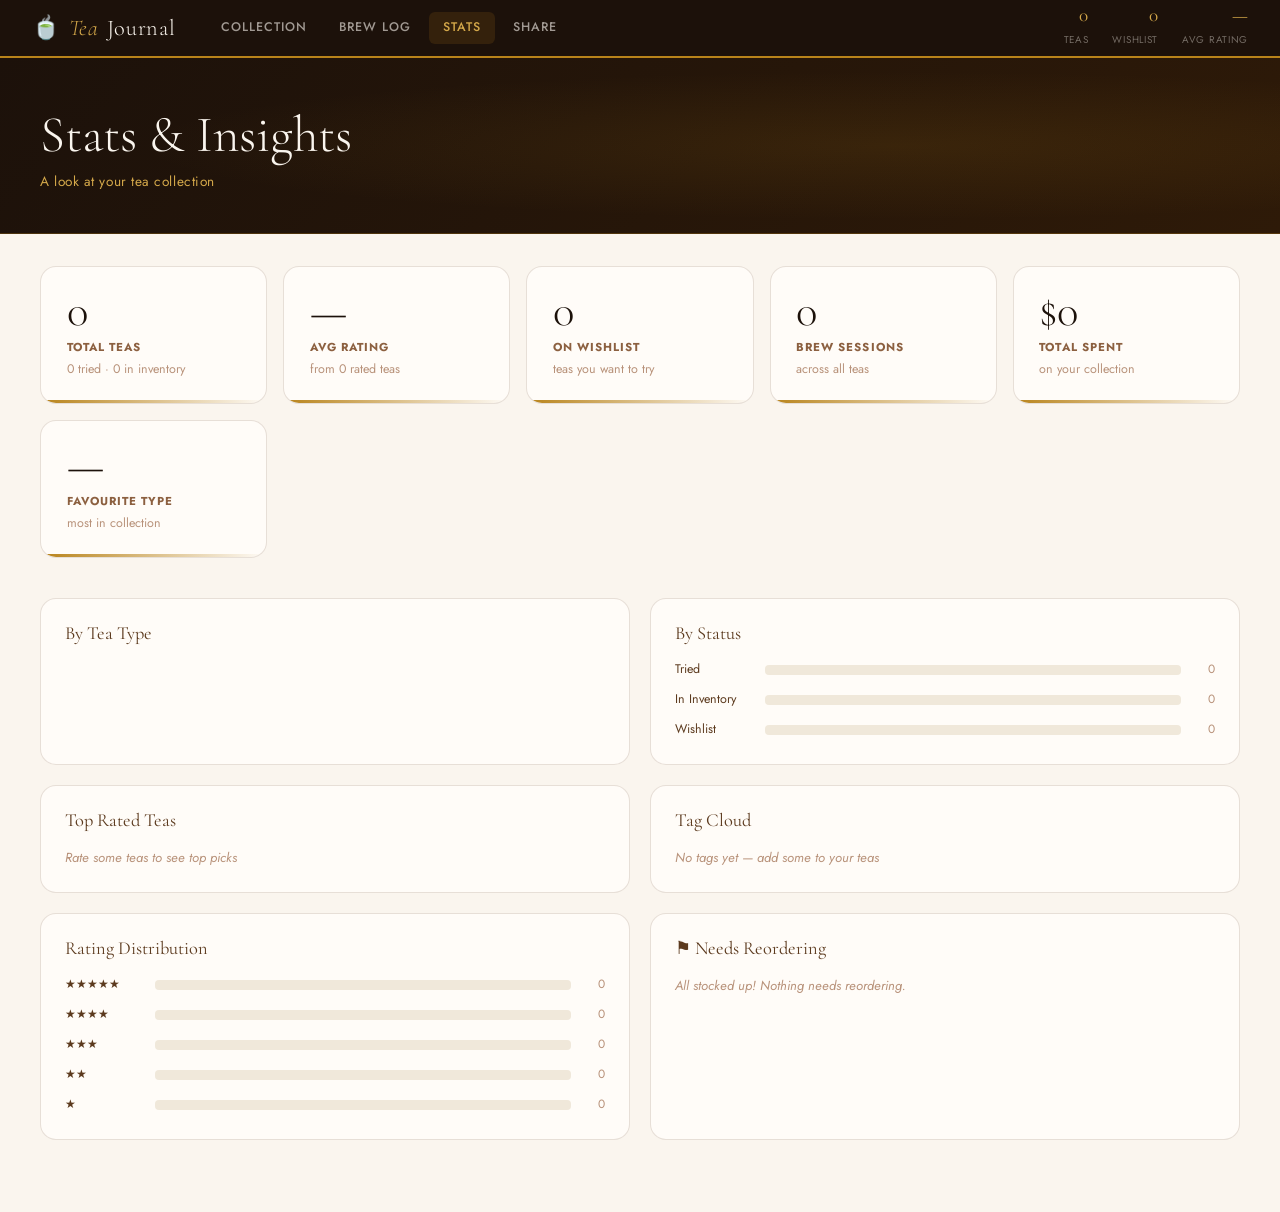
<file: stats.html>
<!DOCTYPE html>
<html lang="en">
<head>
  <meta charset="UTF-8">
  <meta name="viewport" content="width=device-width, initial-scale=1.0">
  <title>Tea Journal — Stats</title>
  <link rel="stylesheet" href="css/styles.css">
  <style>
    .stats-grid { display: grid; grid-template-columns: repeat(auto-fill, minmax(200px, 1fr)); gap: 16px; margin-bottom: 2.5rem; }
    .big-stat {
      background: var(--surface);
      border: 1px solid var(--border);
      border-radius: var(--r-lg);
      padding: 1.4rem 1.6rem;
      position: relative; overflow: hidden;
    }
    .big-stat::after { content: ''; position: absolute; bottom: 0; left: 0; right: 0; height: 3px; background: linear-gradient(90deg, var(--gold), transparent); }
    .big-stat-n { font-family: var(--font-display); font-size: 2.8rem; font-weight: 300; color: var(--ink); line-height: 1; margin-bottom: 4px; }
    .big-stat-l { font-size: 0.72rem; font-weight: 700; text-transform: uppercase; letter-spacing: 0.09em; color: var(--ink-soft); }
    .big-stat-sub { font-size: 0.78rem; color: var(--ink-faint); margin-top: 4px; }

    .insights-grid { display: grid; grid-template-columns: 1fr 1fr; gap: 20px; margin-bottom: 2.5rem; }
    .insight-card {
      background: var(--surface);
      border: 1px solid var(--border);
      border-radius: var(--r-lg);
      padding: 1.5rem;
    }
    .insight-card h3 { font-family: var(--font-display); font-size: 1.15rem; font-weight: 400; margin-bottom: 1rem; color: var(--ink-mid); }

    /* Bar charts */
    .bar-list { display: flex; flex-direction: column; gap: 10px; }
    .bar-row { display: flex; align-items: center; gap: 10px; }
    .bar-label { font-size: 0.78rem; color: var(--ink-mid); min-width: 80px; flex-shrink: 0; }
    .bar-track { flex: 1; background: var(--cream-d); border-radius: 4px; height: 10px; overflow: hidden; }
    .bar-fill { height: 100%; background: linear-gradient(90deg, var(--gold), var(--gold-l)); border-radius: 4px; transition: width 0.6s cubic-bezier(0.34, 1.56, 0.64, 1); }
    .bar-count { font-size: 0.75rem; color: var(--ink-faint); min-width: 24px; text-align: right; }

    /* Top teas list */
    .top-teas { display: flex; flex-direction: column; gap: 10px; }
    .top-tea-row { display: flex; align-items: center; gap: 12px; }
    .top-tea-rank { font-family: var(--font-display); font-size: 1.3rem; color: var(--gold-l); min-width: 24px; }
    .top-tea-info { flex: 1; }
    .top-tea-name { font-size: 0.88rem; font-weight: 600; color: var(--ink); }
    .top-tea-sub  { font-size: 0.72rem; color: var(--ink-faint); margin-top: 1px; }

    /* Tags cloud */
    .tag-cloud { display: flex; flex-wrap: wrap; gap: 7px; }
    .tag-cloud-item {
      padding: 4px 12px;
      border-radius: 20px;
      background: var(--cream-d);
      border: 1px solid var(--border);
      font-size: 0.75rem;
      color: var(--ink-mid);
    }
    .tag-cloud-item.big { font-size: 0.9rem; background: var(--gold-pale); border-color: var(--gold-l); color: var(--ink); font-weight: 500; }

    /* Reorder section */
    .reorder-list { display: flex; flex-direction: column; gap: 8px; }
    .reorder-item {
      display: flex; align-items: center; gap: 12px;
      background: var(--red-l);
      border: 1px solid rgba(160,48,40,0.2);
      border-radius: var(--r-md);
      padding: 10px 14px;
    }
    .reorder-item .ri-name { flex: 1; font-size: 0.88rem; font-weight: 600; color: var(--ink); }
    .reorder-item .ri-qty { font-size: 0.78rem; color: var(--red); font-weight: 600; }

    @media (max-width: 768px) { .insights-grid { grid-template-columns: 1fr; } }
  </style>
</head>
<body>

<div class="page">
  <div class="page-header">
    <h1>Stats &amp; Insights</h1>
    <p>A look at your tea collection</p>
  </div>
  <div class="page-body">

    <!-- Big stats -->
    <div class="stats-grid" id="big-stats"></div>

    <!-- Insights grid -->
    <div class="insights-grid">

      <div class="insight-card">
        <h3>By Tea Type</h3>
        <div class="bar-list" id="type-bars"></div>
      </div>

      <div class="insight-card">
        <h3>By Status</h3>
        <div class="bar-list" id="status-bars"></div>
      </div>

      <div class="insight-card">
        <h3>Top Rated Teas</h3>
        <div class="top-teas" id="top-teas"></div>
      </div>

      <div class="insight-card">
        <h3>Tag Cloud</h3>
        <div class="tag-cloud" id="tag-cloud"></div>
      </div>

      <div class="insight-card">
        <h3>Rating Distribution</h3>
        <div class="bar-list" id="rating-bars"></div>
      </div>

      <div class="insight-card">
        <h3>⚑ Needs Reordering</h3>
        <div class="reorder-list" id="reorder-list"></div>
      </div>

    </div>
  </div>
</div>

<script src="js/store.js"></script>
<script src="js/ui.js"></script>
<script src="js/layout.js"></script>
<script>
Layout.init();

window.addEventListener('DOMContentLoaded', () => {
  renderAll();
});

function renderAll() {
  const teas  = Store.getAll();
  const stats = Store.stats();

  // Big stats
  const allBrews   = teas.flatMap(t => t.brews || []);
  const totalSpent = teas.reduce((s, t) => s + (Number(t.price) || 0), 0);
  const triedRated = teas.filter(t => t.status === 'tried' && t.rating > 0);

  document.getElementById('big-stats').innerHTML = [
    { n: stats.total,    l: 'Total Teas',    sub: `${stats.tried} tried · ${stats.inventory} in inventory` },
    { n: stats.avg || '—', l: 'Avg Rating', sub: `from ${triedRated.length} rated teas` },
    { n: stats.wishlist, l: 'On Wishlist',   sub: 'teas you want to try' },
    { n: allBrews.length,l: 'Brew Sessions', sub: `across all teas` },
    { n: '$' + totalSpent.toFixed(0), l: 'Total Spent', sub: 'on your collection' },
    { n: stats.topType || '—', l: 'Favourite Type', sub: 'most in collection' },
  ].map(s => `
    <div class="big-stat">
      <div class="big-stat-n">${s.n}</div>
      <div class="big-stat-l">${s.l}</div>
      <div class="big-stat-sub">${s.sub}</div>
    </div>
  `).join('');

  // Type bars
  const types = ['Green','Black','White','Oolong','Pu-erh','Herbal','Yellow','Other'];
  const typeCounts = {};
  teas.forEach(t => { typeCounts[t.type] = (typeCounts[t.type] || 0) + 1; });
  const maxType = Math.max(...Object.values(typeCounts), 1);
  document.getElementById('type-bars').innerHTML = types
    .filter(t => typeCounts[t])
    .sort((a, b) => (typeCounts[b] || 0) - (typeCounts[a] || 0))
    .map(t => barRowHtml(t, typeCounts[t] || 0, maxType)).join('');

  // Status bars
  const statusCounts = { tried: stats.tried, inventory: stats.inventory, wishlist: stats.wishlist };
  const maxStatus = Math.max(...Object.values(statusCounts), 1);
  document.getElementById('status-bars').innerHTML = [
    { key: 'tried', label: 'Tried' },
    { key: 'inventory', label: 'In Inventory' },
    { key: 'wishlist', label: 'Wishlist' },
  ].map(s => barRowHtml(s.label, statusCounts[s.key], maxStatus)).join('');

  // Top teas
  const rated = teas.filter(t => t.rating > 0).sort((a, b) => b.rating - a.rating || a.name.localeCompare(b.name)).slice(0, 5);
  document.getElementById('top-teas').innerHTML = rated.length
    ? rated.map((t, i) => `
      <div class="top-tea-row">
        <div class="top-tea-rank">${i + 1}</div>
        <div class="top-tea-info">
          <div class="top-tea-name">${Utils.esc(t.name)}</div>
          <div class="top-tea-sub">${t.type} · ${Utils.starsHtml(t.rating)}</div>
        </div>
      </div>`).join('')
    : '<p style="color:var(--ink-faint);font-size:0.82rem;font-style:italic;">Rate some teas to see top picks</p>';

  // Tag cloud
  const tagCounts = {};
  teas.forEach(t => (t.tags || []).forEach(tag => { tagCounts[tag] = (tagCounts[tag] || 0) + 1; }));
  const sortedTags = Object.entries(tagCounts).sort((a, b) => b[1] - a[1]);
  const maxTag = sortedTags[0]?.[1] || 1;
  document.getElementById('tag-cloud').innerHTML = sortedTags.length
    ? sortedTags.map(([tag, count]) => {
        const big = count >= maxTag * 0.6;
        return `<span class="tag-cloud-item ${big ? 'big' : ''}">${Utils.esc(tag)} <span style="opacity:0.5;">${count}</span></span>`;
      }).join('')
    : '<p style="color:var(--ink-faint);font-size:0.82rem;font-style:italic;">No tags yet — add some to your teas</p>';

  // Rating distribution
  const ratingCounts = {1:0,2:0,3:0,4:0,5:0};
  teas.filter(t=>t.rating>0).forEach(t => ratingCounts[t.rating]++);
  const maxRating = Math.max(...Object.values(ratingCounts), 1);
  document.getElementById('rating-bars').innerHTML = [5,4,3,2,1].map(r =>
    barRowHtml('★'.repeat(r), ratingCounts[r], maxRating)
  ).join('');

  // Reorder
  const needsReorder = teas.filter(t => t.status === 'tried' && t.qty !== '' && Number(t.qty) < 30);
  document.getElementById('reorder-list').innerHTML = needsReorder.length
    ? needsReorder.map(t => `
      <div class="reorder-item">
        <span class="ri-name">${Utils.esc(t.name)}</span>
        <span class="ri-qty">${t.qty} ${t.unit} left</span>
        ${t.url ? `<a href="${Utils.esc(t.url)}" target="_blank" class="btn btn-sm">Buy ↗</a>` :
                  t.where ? `<a href="${Utils.searchLink(t)}" target="_blank" class="btn btn-sm">Search ↗</a>` : ''}
      </div>`).join('')
    : '<p style="color:var(--ink-faint);font-size:0.82rem;font-style:italic;">All stocked up! Nothing needs reordering.</p>';
}

function barRowHtml(label, count, max) {
  const pct = max > 0 ? Math.round((count / max) * 100) : 0;
  return `
    <div class="bar-row">
      <div class="bar-label">${Utils.esc(String(label))}</div>
      <div class="bar-track"><div class="bar-fill" style="width:${pct}%"></div></div>
      <div class="bar-count">${count}</div>
    </div>`;
}
</script>
</body>
</html>
</file>
<file: css/styles.css>
/* ── TEA JOURNAL · DESIGN SYSTEM ─────────────────────────────────────────── */
@import url('https://fonts.googleapis.com/css2?family=Cormorant+Garamond:ital,wght@0,300;0,400;0,600;1,300;1,400&family=Jost:wght@300;400;500;600&display=swap');

:root {
  --ink:        #1C110A;
  --ink-mid:    #5C3A1E;
  --ink-soft:   #8C6040;
  --ink-faint:  #B8927A;
  --cream:      #FAF5EE;
  --cream-d:    #F0E8DA;
  --cream-dd:   #E2D4C0;
  --cream-ddd:  #C8B898;
  --gold:       #B8831A;
  --gold-l:     #D4A84A;
  --gold-pale:  #F5E8C8;
  --gold-bg:    #FDF6E4;
  --sage:       #6A8C6E;
  --sage-l:     #E4EFE5;
  --sage-d:     #3D5C41;
  --wish:       #7A5C9E;
  --wish-l:     #EEE8F8;
  --wish-d:     #4A3068;
  --red:        #A03028;
  --red-l:      #F5E4E2;
  --surface:    #FFFCF8;
  --surface-d:  #F7F0E6;
  --border:     rgba(92, 58, 30, 0.15);
  --border-d:   rgba(92, 58, 30, 0.28);
  --shadow-sm:  0 1px 4px rgba(28,17,10,0.07);
  --shadow:     0 3px 12px rgba(28,17,10,0.10);
  --shadow-md:  0 6px 24px rgba(28,17,10,0.14);
  --shadow-lg:  0 12px 48px rgba(28,17,10,0.18);
  --r-sm:       6px;
  --r-md:       10px;
  --r-lg:       16px;
  --r-xl:       24px;
  --font-display: 'Cormorant Garamond', Georgia, serif;
  --font-body:    'Jost', sans-serif;
  --nav-h:      58px;
}

*, *::before, *::after { box-sizing: border-box; margin: 0; padding: 0; }

html { scroll-behavior: smooth; }

body {
  font-family: var(--font-body);
  background: var(--cream);
  color: var(--ink);
  line-height: 1.6;
  -webkit-font-smoothing: antialiased;
}

/* ── TYPOGRAPHY ── */
h1, h2, h3 { font-family: var(--font-display); line-height: 1.15; }
h1 { font-size: clamp(2rem, 5vw, 3.2rem); font-weight: 300; }
h2 { font-size: clamp(1.4rem, 3vw, 2rem); font-weight: 400; }
h3 { font-size: 1.2rem; font-weight: 400; }

/* ── NAV ── */
.nav {
  position: sticky; top: 0; z-index: 200;
  height: var(--nav-h);
  background: var(--ink);
  display: flex; align-items: center;
  padding: 0 2rem;
  gap: 2rem;
  border-bottom: 2px solid var(--gold);
}
.nav-brand {
  font-family: var(--font-display);
  font-size: 1.4rem;
  font-weight: 300;
  color: var(--cream);
  letter-spacing: 0.03em;
  text-decoration: none;
  flex-shrink: 0;
  display: flex; align-items: center; gap: 8px;
}
.nav-brand em { font-style: italic; color: var(--gold-l); }
.nav-links { display: flex; gap: 4px; flex: 1; }
.nav-link {
  font-family: var(--font-body);
  font-size: 0.78rem;
  font-weight: 500;
  letter-spacing: 0.08em;
  text-transform: uppercase;
  color: rgba(250,245,238,0.6);
  text-decoration: none;
  padding: 6px 14px;
  border-radius: var(--r-sm);
  transition: color 0.15s, background 0.15s;
}
.nav-link:hover { color: var(--cream); background: rgba(255,255,255,0.07); }
.nav-link.active { color: var(--gold-l); background: rgba(184,131,26,0.15); }
.nav-stats {
  display: flex; gap: 1.5rem;
  margin-left: auto;
  flex-shrink: 0;
}
.nav-stat { text-align: right; }
.nav-stat-n {
  font-family: var(--font-display);
  font-size: 1.2rem;
  color: var(--gold-l);
  line-height: 1;
  display: block;
}
.nav-stat-l {
  font-size: 0.62rem;
  color: rgba(250,245,238,0.4);
  text-transform: uppercase;
  letter-spacing: 0.07em;
}

/* ── PAGE SHELL ── */
.page { min-height: calc(100vh - var(--nav-h)); }
.page-header {
  background: linear-gradient(135deg, var(--ink) 0%, #2E1A08 100%);
  padding: 3rem 2.5rem 2.5rem;
  border-bottom: 1px solid rgba(184,131,26,0.3);
  position: relative;
  overflow: hidden;
}
.page-header::before {
  content: '';
  position: absolute; inset: 0;
  background: radial-gradient(ellipse at 70% 50%, rgba(184,131,26,0.12) 0%, transparent 60%);
  pointer-events: none;
}
.page-header h1 { color: var(--cream); position: relative; }
.page-header p  { color: var(--gold-l); font-size: 0.85rem; margin-top: 6px; letter-spacing: 0.04em; position: relative; }
.page-body { padding: 2rem 2.5rem; }

/* ── TOOLBAR ── */
.toolbar {
  background: var(--surface-d);
  border-bottom: 1px solid var(--border);
  padding: 0.7rem 2.5rem;
  display: flex; align-items: center; gap: 10px; flex-wrap: wrap;
}
.filter-chips { display: flex; gap: 5px; flex-wrap: wrap; flex: 1; }
.chip {
  padding: 4px 12px;
  border-radius: 20px;
  border: 1px solid var(--border-d);
  background: var(--surface);
  font-family: var(--font-body);
  font-size: 0.72rem;
  font-weight: 500;
  letter-spacing: 0.04em;
  cursor: pointer;
  color: var(--ink-soft);
  transition: all 0.15s;
  user-select: none;
}
.chip:hover { border-color: var(--gold); color: var(--ink); }
.chip.active { background: var(--ink); color: var(--cream); border-color: var(--ink); }
.chip.wish.active { background: var(--wish); border-color: var(--wish); }
.chip.sage.active { background: var(--sage); border-color: var(--sage); color: #fff; }

/* ── SEARCH & SORT ── */
.search-box {
  position: relative;
  flex-shrink: 0;
}
.search-box input {
  padding: 6px 10px 6px 30px;
  border: 1px solid var(--border-d);
  border-radius: var(--r-sm);
  background: var(--surface);
  font-family: var(--font-body);
  font-size: 0.8rem;
  color: var(--ink);
  width: 160px;
  outline: none;
  transition: border-color 0.15s, width 0.2s;
}
.search-box input:focus { border-color: var(--gold); width: 210px; }
.search-box .icon { position: absolute; left: 9px; top: 50%; transform: translateY(-50%); font-size: 0.85rem; color: var(--ink-faint); pointer-events: none; }
.sort-select {
  padding: 6px 10px;
  border: 1px solid var(--border-d);
  border-radius: var(--r-sm);
  background: var(--surface);
  font-family: var(--font-body);
  font-size: 0.78rem;
  color: var(--ink-soft);
  cursor: pointer;
  outline: none;
}
.toolbar-right { display: flex; gap: 7px; margin-left: auto; align-items: center; flex-shrink: 0; }

/* ── BUTTONS ── */
.btn {
  display: inline-flex; align-items: center; gap: 6px;
  padding: 7px 16px;
  border-radius: var(--r-sm);
  border: 1px solid var(--border-d);
  background: var(--surface);
  font-family: var(--font-body);
  font-size: 0.78rem;
  font-weight: 500;
  cursor: pointer;
  color: var(--ink-soft);
  text-decoration: none;
  transition: all 0.15s;
  white-space: nowrap;
}
.btn:hover { background: var(--cream-d); border-color: var(--gold); color: var(--ink); }
.btn-gold { background: var(--gold); color: #fff; border-color: var(--gold); font-weight: 600; }
.btn-gold:hover { background: #9a6e10; border-color: #9a6e10; color: #fff; }
.btn-sage { background: var(--sage); color: #fff; border-color: var(--sage); font-weight: 600; }
.btn-sage:hover { background: var(--sage-d); border-color: var(--sage-d); color: #fff; }
.btn-ghost { background: transparent; border-color: rgba(250,245,238,0.3); color: rgba(250,245,238,0.8); }
.btn-ghost:hover { background: rgba(255,255,255,0.1); border-color: var(--gold-l); color: var(--cream); }
.btn-sm { padding: 4px 10px; font-size: 0.72rem; }
.btn-icon { padding: 5px 8px; }

/* ── FORM ELEMENTS ── */
.field { display: flex; flex-direction: column; gap: 4px; }
.field label {
  font-size: 0.68rem;
  font-weight: 600;
  text-transform: uppercase;
  letter-spacing: 0.09em;
  color: var(--ink-soft);
}
.field input, .field select, .field textarea {
  padding: 8px 12px;
  border: 1px solid var(--border-d);
  border-radius: var(--r-sm);
  background: var(--cream);
  font-family: var(--font-body);
  font-size: 0.88rem;
  color: var(--ink);
  outline: none;
  transition: border-color 0.15s, box-shadow 0.15s;
}
.field input:focus, .field select:focus, .field textarea:focus {
  border-color: var(--gold);
  box-shadow: 0 0 0 3px rgba(184,131,26,0.12);
}
.field textarea { resize: vertical; min-height: 70px; line-height: 1.5; }

/* ── STAR RATING ── */
.stars-input { display: flex; gap: 5px; }
.stars-input .star {
  font-size: 1.4rem;
  cursor: pointer;
  color: var(--cream-ddd);
  transition: color 0.1s, transform 0.1s;
  line-height: 1;
  user-select: none;
}
.stars-input .star:hover,
.stars-input .star.filled { color: var(--gold-l); }
.stars-input .star:hover { transform: scale(1.15); }

/* ── DISPLAY STARS ── */
.star { color: var(--cream-ddd); font-size: 0.85rem; }
.star.filled { color: var(--gold-l); }

/* ── TYPE BADGES ── */
.badge {
  display: inline-block;
  font-size: 0.6rem;
  font-weight: 700;
  text-transform: uppercase;
  letter-spacing: 0.1em;
  padding: 2px 8px;
  border-radius: 20px;
}
.badge-green  { background: #E2F0DA; color: #1F5410; }
.badge-black  { background: #DDD9D2; color: #221E18; }
.badge-white  { background: #DDE9F5; color: #12396A; }
.badge-oolong { background: #F8EDD8; color: #5C3208; }
.badge-herbal { background: #D8F0E8; color: #0A4A34; }
.badge-puerh  { background: #F0E2DA; color: #5E1E0E; }
.badge-yellow { background: #FAF8DA; color: #5C5008; }
.badge-other  { background: #E8E4F8; color: #342880; }

/* ── STATUS BADGES ── */
.status-badge {
  display: inline-flex; align-items: center; gap: 4px;
  font-size: 0.6rem;
  font-weight: 700;
  text-transform: uppercase;
  letter-spacing: 0.09em;
  padding: 2px 8px;
  border-radius: 20px;
}
.status-tried     { background: var(--sage-l); color: var(--sage-d); }
.status-inventory { background: #E0EBF8; color: #163A6E; }
.status-wishlist  { background: var(--wish-l); color: var(--wish-d); border: 1px solid rgba(122,92,158,0.2); }

/* ── TAGS ── */
.tags-list { display: flex; flex-wrap: wrap; gap: 4px; }
.tag {
  font-size: 0.64rem;
  font-weight: 500;
  padding: 2px 8px;
  border-radius: 20px;
  background: var(--cream-d);
  color: var(--ink-soft);
  border: 1px solid var(--border);
  cursor: default;
}
.tag.removable { cursor: pointer; }
.tag.removable:hover { background: var(--red-l); color: var(--red); border-color: var(--red); }
input.tag-input {
  border: none;
  background: transparent;
  font-family: var(--font-body);
  font-size: 0.78rem;
  color: var(--ink);
  outline: none;
  width: 100px;
  padding: 2px 4px;
}
.tag-input-wrap {
  display: flex; flex-wrap: wrap; gap: 4px;
  padding: 6px 10px;
  border: 1px solid var(--border-d);
  border-radius: var(--r-sm);
  background: var(--cream);
  cursor: text;
  min-height: 38px;
  align-items: center;
  transition: border-color 0.15s;
}
.tag-input-wrap:focus-within { border-color: var(--gold); }

/* ── MODAL ── */
.overlay {
  display: none;
  position: fixed; inset: 0;
  background: rgba(28,17,10,0.55);
  backdrop-filter: blur(3px);
  z-index: 500;
  align-items: center; justify-content: center;
  padding: 1rem;
}
.overlay.open { display: flex; }
.modal {
  background: var(--surface);
  border-radius: var(--r-xl);
  padding: 2rem;
  width: 100%;
  max-width: 520px;
  box-shadow: var(--shadow-lg);
  max-height: 92vh;
  overflow-y: auto;
  position: relative;
}
.modal.wide { max-width: 680px; }
.modal.narrow { max-width: 420px; }
.modal-close {
  position: absolute; top: 1.25rem; right: 1.25rem;
  background: none; border: none; cursor: pointer;
  font-size: 1.1rem; color: var(--ink-faint);
  transition: color 0.15s;
}
.modal-close:hover { color: var(--ink); }
.modal h3 {
  font-family: var(--font-display);
  font-size: 1.5rem;
  font-weight: 400;
  margin-bottom: 1.25rem;
  color: var(--ink);
  padding-right: 2rem;
}
.modal-actions { display: flex; gap: 8px; justify-content: flex-end; margin-top: 1.5rem; flex-wrap: wrap; }

/* ── FORM GRID ── */
.form-grid { display: grid; gap: 12px; }
.form-grid-2 { grid-template-columns: 1fr 1fr; }
.form-grid-3 { grid-template-columns: 1fr 1fr 1fr; }
.form-grid-auto { grid-template-columns: repeat(auto-fill, minmax(170px, 1fr)); }
.form-section { margin-bottom: 1.25rem; }
.form-section h4 {
  font-size: 0.7rem;
  font-weight: 600;
  text-transform: uppercase;
  letter-spacing: 0.1em;
  color: var(--ink-faint);
  margin-bottom: 10px;
  padding-bottom: 6px;
  border-bottom: 1px solid var(--border);
}
.col-span-2 { grid-column: span 2; }
.col-span-3 { grid-column: span 3; }

/* ── PHOTO ── */
.photo-upload {
  border: 2px dashed var(--border-d);
  border-radius: var(--r-md);
  text-align: center;
  cursor: pointer;
  transition: border-color 0.15s, background 0.15s;
  background: var(--cream);
  position: relative;
  overflow: hidden;
  min-height: 80px;
  display: flex; align-items: center; justify-content: center;
}
.photo-upload:hover { border-color: var(--gold); background: var(--gold-bg); }
.photo-upload input { position: absolute; inset: 0; opacity: 0; cursor: pointer; width: 100%; height: 100%; }
.photo-upload p { font-size: 0.75rem; color: var(--ink-soft); pointer-events: none; }
.photo-upload img { width: 100%; height: 100px; object-fit: cover; display: none; border-radius: var(--r-sm); }
.photo-upload img.visible { display: block; }

/* ── AI BUTTON ── */
.ai-btn {
  display: inline-flex; align-items: center; gap: 6px;
  padding: 7px 14px;
  border-radius: var(--r-sm);
  border: 1px dashed var(--gold);
  background: var(--gold-bg);
  font-family: var(--font-body);
  font-size: 0.78rem;
  font-weight: 500;
  cursor: pointer;
  color: var(--ink-mid);
  transition: all 0.15s;
}
.ai-btn:hover { background: var(--gold-pale); }
.ai-spinner { display: none; animation: spin 0.8s linear infinite; }
.ai-btn.loading .ai-icon { display: none; }
.ai-btn.loading .ai-spinner { display: inline-block; }
@keyframes spin { to { transform: rotate(360deg); } }

/* ── CARDS ── */
.card-grid {
  display: grid;
  grid-template-columns: repeat(auto-fill, minmax(240px, 1fr));
  gap: 16px;
}
.tea-card {
  background: var(--surface);
  border: 1px solid var(--border);
  border-radius: var(--r-lg);
  overflow: hidden;
  transition: box-shadow 0.2s, transform 0.2s, border-color 0.2s;
  cursor: default;
  display: flex; flex-direction: column;
}
.tea-card:hover {
  box-shadow: var(--shadow-md);
  transform: translateY(-2px);
  border-color: var(--border-d);
}
.tea-card.card-wishlist { border-color: rgba(122,92,158,0.3); background: var(--wish-l); }
.tea-card.card-wishlist:hover { border-color: var(--wish); }
.card-photo { width: 100%; height: 120px; object-fit: cover; display: block; }
.card-body { padding: 1rem 1.1rem; flex: 1; display: flex; flex-direction: column; }
.card-top { display: flex; align-items: flex-start; justify-content: space-between; margin-bottom: 8px; }
.card-badges { display: flex; gap: 4px; flex-wrap: wrap; }
.card-menu { display: flex; gap: 2px; opacity: 0; transition: opacity 0.15s; }
.tea-card:hover .card-menu { opacity: 1; }
.card-menu-btn {
  background: none; border: none; cursor: pointer;
  font-size: 0.8rem; color: var(--cream-ddd);
  padding: 3px 5px; border-radius: 4px;
  transition: color 0.15s, background 0.15s;
}
.card-menu-btn:hover { color: var(--ink-mid); background: var(--cream-d); }
.card-menu-btn.danger:hover { color: var(--red); background: var(--red-l); }
.card-name {
  font-family: var(--font-display);
  font-size: 1.05rem;
  font-weight: 600;
  color: var(--ink);
  margin-bottom: 2px;
  line-height: 1.2;
}
.card-origin { font-size: 0.72rem; color: var(--ink-faint); margin-bottom: 7px; }
.card-stars { margin-bottom: 6px; }
.card-notes { font-size: 0.77rem; color: var(--ink-mid); line-height: 1.5; font-style: italic; margin-bottom: 8px; flex: 1; }
.card-footer { margin-top: auto; padding-top: 8px; border-top: 1px solid var(--border); }
.card-meta { font-size: 0.7rem; color: var(--ink-faint); margin-bottom: 5px; }
.card-tags { margin-bottom: 6px; }
.card-link { font-size: 0.71rem; color: var(--gold); text-decoration: none; display: inline-flex; align-items: center; gap: 3px; }
.card-link:hover { text-decoration: underline; }
.card-link.search-link { color: var(--ink-faint); }
.reorder-warning { font-size: 0.65rem; font-weight: 700; text-transform: uppercase; letter-spacing: 0.07em; color: var(--red); margin-top: 5px; }
.brew-log-trigger { font-size: 0.69rem; color: var(--sage); cursor: pointer; background: none; border: 1px solid var(--sage); border-radius: 12px; padding: 2px 9px; font-family: var(--font-body); transition: background 0.15s; }
.brew-log-trigger:hover { background: var(--sage-l); }
.brew-session-count { font-size: 0.66rem; color: var(--ink-faint); margin-top: 3px; }

/* ── TABLE ── */
.table-wrap { overflow-x: auto; border-radius: var(--r-lg); border: 1px solid var(--border); box-shadow: var(--shadow); }
table { width: 100%; border-collapse: collapse; background: var(--surface); font-size: 0.8rem; }
thead tr { background: var(--ink); }
thead th {
  padding: 11px 14px;
  text-align: left;
  font-family: var(--font-body);
  font-weight: 600;
  font-size: 0.67rem;
  text-transform: uppercase;
  letter-spacing: 0.09em;
  color: rgba(250,245,238,0.7);
  white-space: nowrap;
  cursor: pointer;
  user-select: none;
  transition: color 0.15s;
}
thead th:hover { color: var(--gold-l); }
tbody tr { border-bottom: 1px solid var(--border); transition: background 0.1s; }
tbody tr:hover { background: var(--cream-d); }
tbody tr:last-child { border-bottom: none; }
tbody td { padding: 9px 14px; color: var(--ink); vertical-align: middle; }
.td-notes { max-width: 160px; font-style: italic; color: var(--ink-soft); font-size: 0.76rem; }
tbody tr.row-inventory { background: #F0F6FC; }
tbody tr.row-wishlist { background: var(--wish-l); }
.tbl-btn { background: none; border: none; cursor: pointer; font-size: 0.78rem; color: var(--cream-ddd); padding: 2px 5px; border-radius: 4px; }
tr:hover .tbl-btn { color: var(--ink-soft); }
.tbl-btn.danger:hover { color: var(--red)!important; }

/* ── BREW LOG ── */
.brew-entries { display: flex; flex-direction: column; gap: 10px; margin: 1rem 0; }
.brew-entry {
  background: var(--cream);
  border: 1px solid var(--border);
  border-radius: var(--r-md);
  padding: 10px 12px;
  position: relative;
}
.brew-entry-header { display: flex; align-items: center; justify-content: space-between; margin-bottom: 4px; }
.brew-date { font-size: 0.68rem; color: var(--ink-soft); font-weight: 600; text-transform: uppercase; letter-spacing: 0.06em; }
.brew-meta { font-size: 0.78rem; color: var(--ink-soft); margin-bottom: 3px; }
.brew-notes-text { font-size: 0.8rem; color: var(--ink); font-style: italic; }
.brew-delete { background: none; border: none; cursor: pointer; font-size: 0.75rem; color: var(--cream-ddd); }
.brew-delete:hover { color: var(--red); }

/* ── SHARE / PRINT VIEW ── */
@media print {
  .nav, .toolbar, .page-header, .add-panel, .overlay, .no-print { display: none !important; }
  .share-only { display: block !important; }
  body { background: #fff; }
  .tea-card { break-inside: avoid; }
}
.share-only { display: none; }

/* ── STATS CARDS ── */
.stat-grid { display: grid; grid-template-columns: repeat(auto-fill, minmax(160px, 1fr)); gap: 14px; margin-bottom: 2rem; }
.stat-card {
  background: var(--surface);
  border: 1px solid var(--border);
  border-radius: var(--r-lg);
  padding: 1.2rem 1.4rem;
  position: relative;
  overflow: hidden;
}
.stat-card::after {
  content: '';
  position: absolute; bottom: 0; left: 0; right: 0;
  height: 3px;
  background: linear-gradient(90deg, var(--gold), var(--gold-l));
  opacity: 0.4;
}
.stat-card-num {
  font-family: var(--font-display);
  font-size: 2.2rem;
  font-weight: 300;
  color: var(--ink);
  line-height: 1;
  margin-bottom: 4px;
}
.stat-card-label { font-size: 0.7rem; font-weight: 600; text-transform: uppercase; letter-spacing: 0.09em; color: var(--ink-soft); }

/* ── EMPTY STATE ── */
.empty-state {
  text-align: center;
  padding: 5rem 2rem;
  color: var(--ink-soft);
}
.empty-state .empty-icon { font-size: 3rem; margin-bottom: 1rem; opacity: 0.5; }
.empty-state p { font-size: 0.9rem; max-width: 300px; margin: 0 auto 1.5rem; }

/* ── TOAST ── */
.toast-container { position: fixed; bottom: 1.5rem; right: 1.5rem; z-index: 9999; display: flex; flex-direction: column; gap: 8px; }
.toast {
  padding: 10px 16px;
  border-radius: var(--r-md);
  background: var(--ink);
  color: var(--cream);
  font-size: 0.82rem;
  box-shadow: var(--shadow-md);
  animation: toast-in 0.25s ease;
  max-width: 280px;
}
.toast.success { background: var(--sage-d); }
.toast.error { background: var(--red); }
@keyframes toast-in { from { opacity: 0; transform: translateY(10px); } to { opacity: 1; transform: none; } }

/* ── SCROLLBAR ── */
::-webkit-scrollbar { width: 6px; height: 6px; }
::-webkit-scrollbar-track { background: var(--cream-d); }
::-webkit-scrollbar-thumb { background: var(--cream-ddd); border-radius: 3px; }
::-webkit-scrollbar-thumb:hover { background: var(--ink-faint); }

/* ── RESPONSIVE ── */
@media (max-width: 768px) {
  .page-body { padding: 1.25rem; }
  .toolbar { padding: 0.6rem 1rem; }
  .page-header { padding: 2rem 1.25rem 1.5rem; }
  .nav { padding: 0 1rem; gap: 1rem; }
  .nav-stats { display: none; }
  .form-grid-2, .form-grid-3 { grid-template-columns: 1fr; }
  .col-span-2, .col-span-3 { grid-column: span 1; }
}
</file>
